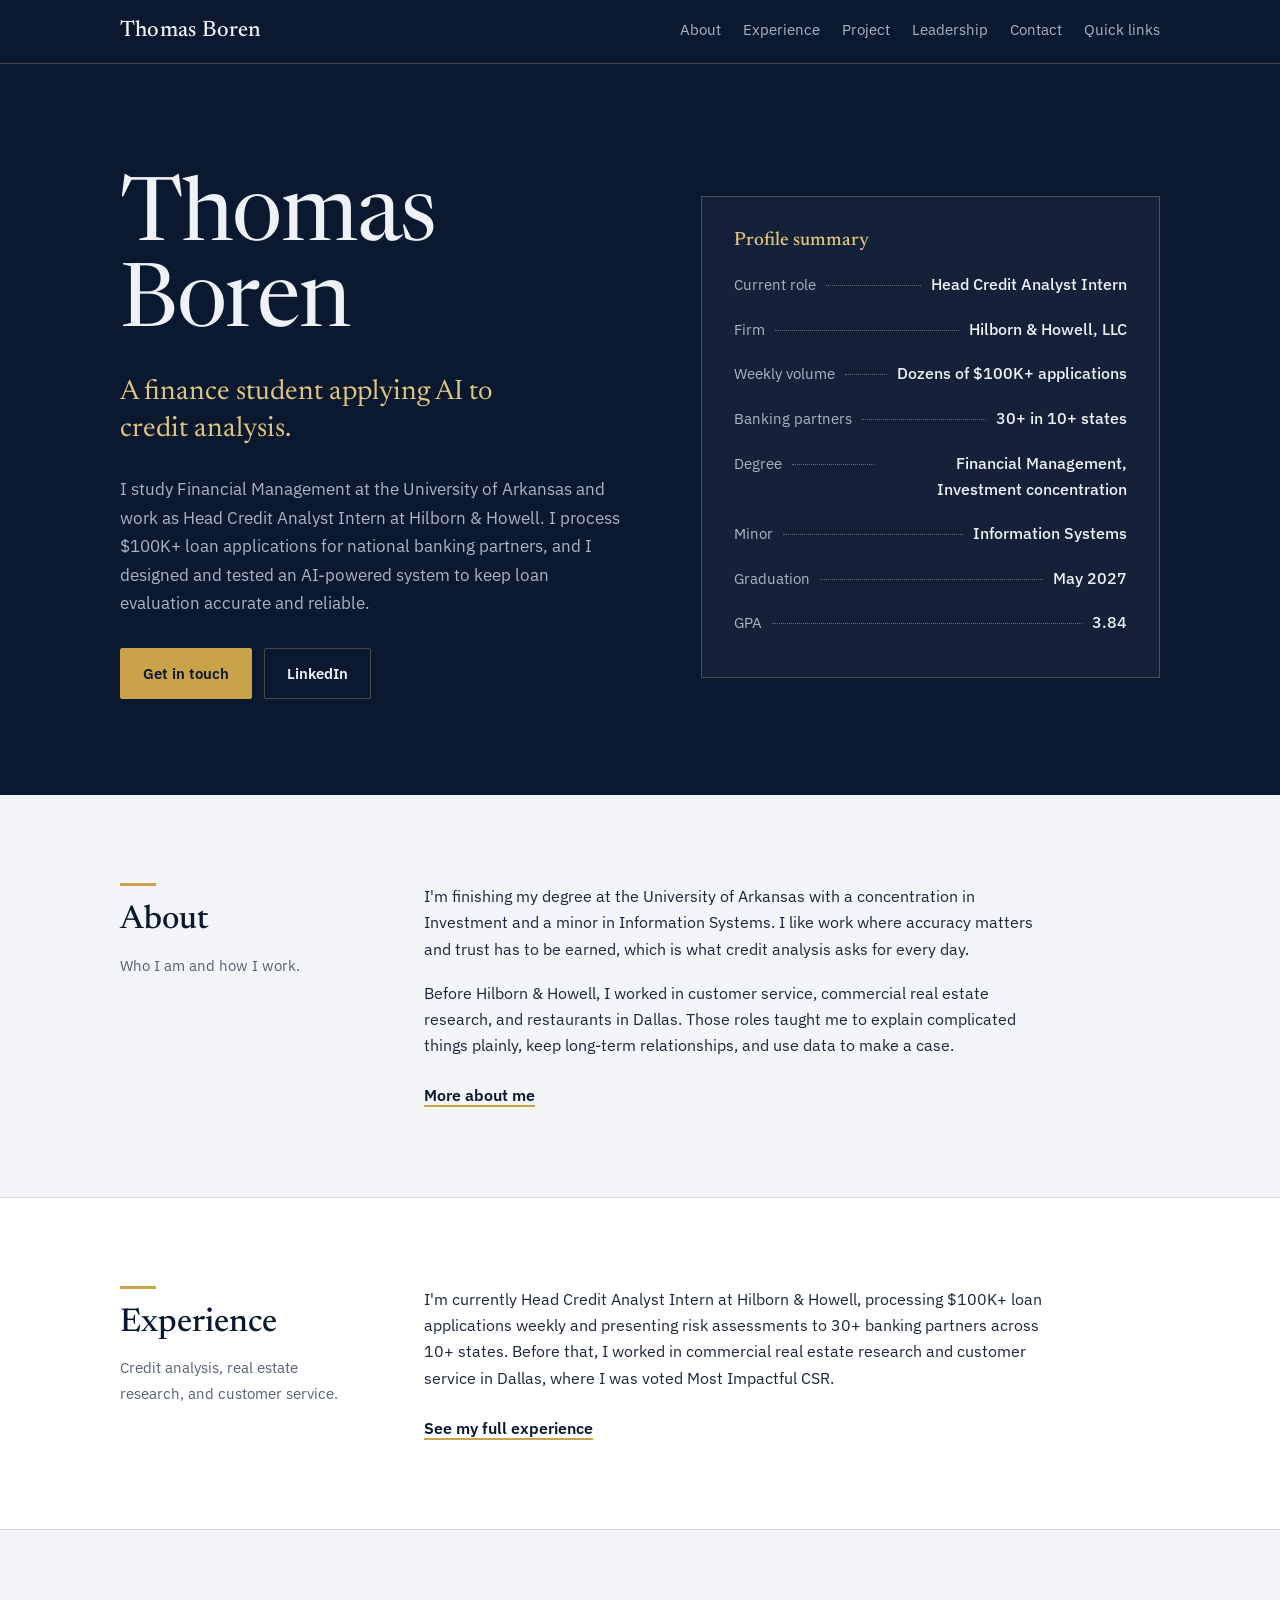
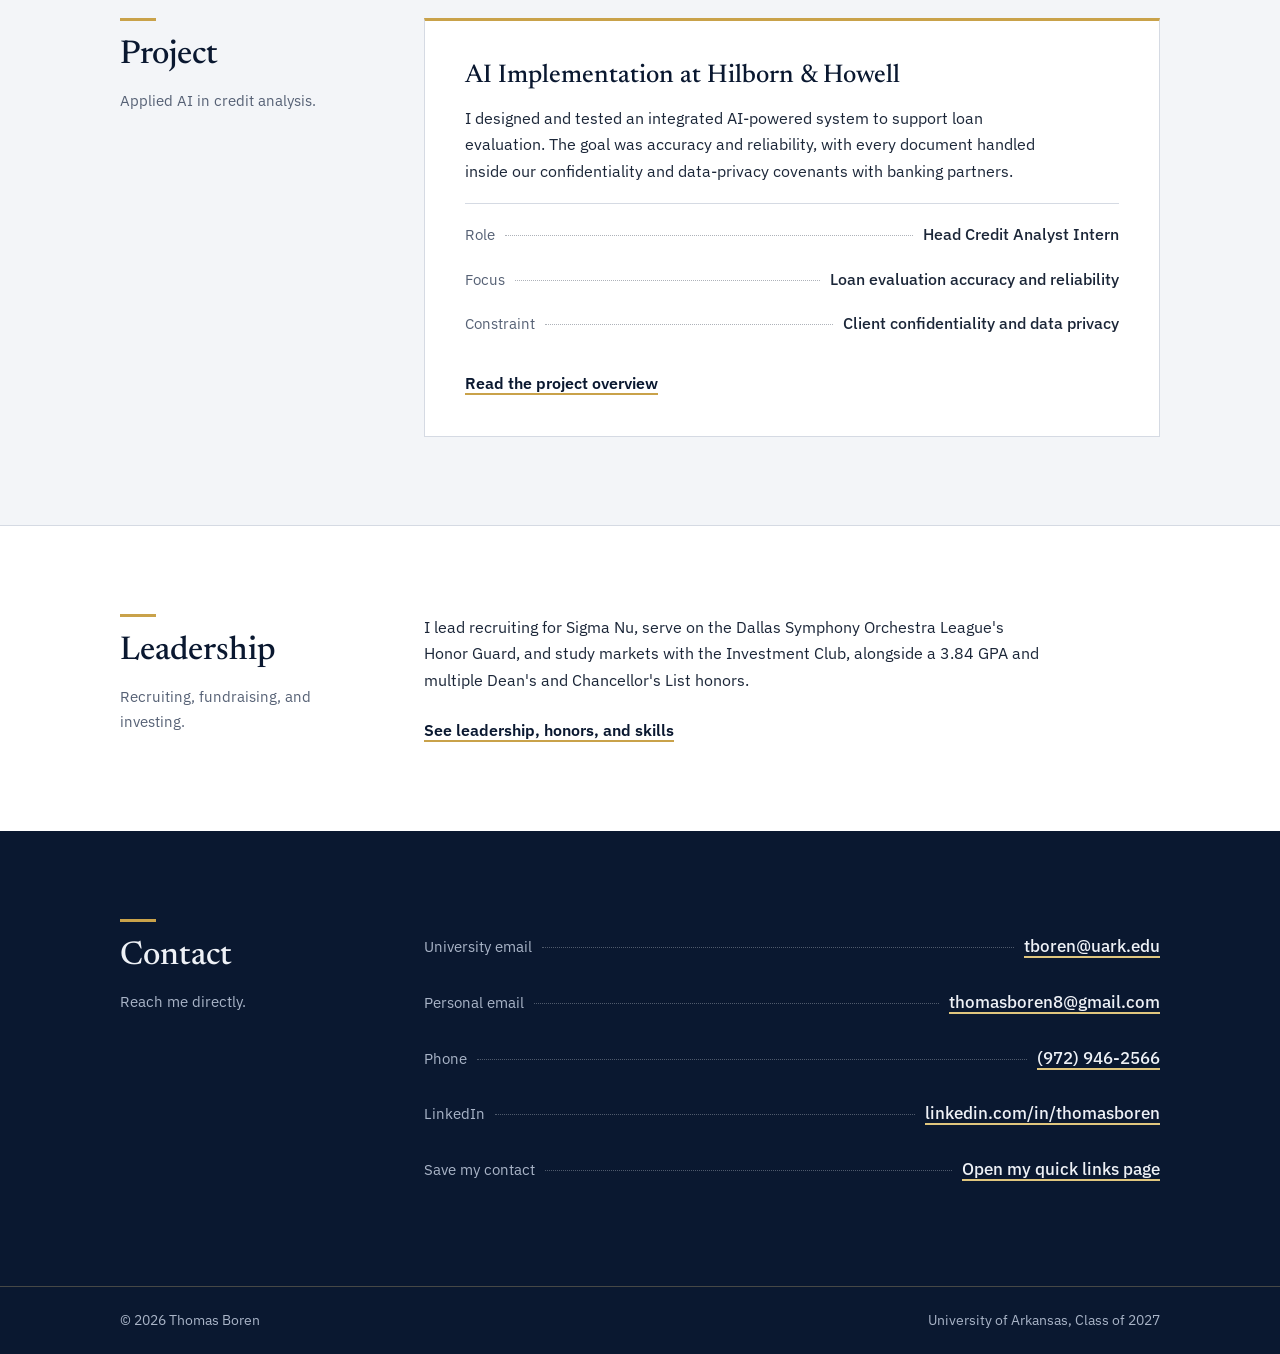
<file: index.html>
<!DOCTYPE html>
<html lang="en">
<head>
  <meta charset="utf-8">
  <meta name="viewport" content="width=device-width, initial-scale=1">
  <title>Thomas Boren | Finance and Credit Analysis | University of Arkansas</title>
  <meta name="description" content="Thomas Boren is a University of Arkansas finance student and Head Credit Analyst Intern at Hilborn &amp; Howell, applying AI to credit analysis.">
  <meta name="author" content="Thomas Boren">
  <meta property="og:type" content="website">
  <meta property="og:title" content="Thomas Boren | Finance and Credit Analysis">
  <meta property="og:description" content="Finance student and Head Credit Analyst Intern applying AI to credit analysis.">
  <meta property="og:image" content="https://thomasboren.com/assets/og.png">
  <meta property="og:url" content="https://thomasboren.com/">
  <link rel="icon" type="image/svg+xml" href="assets/favicon.svg">
  <link rel="preconnect" href="https://fonts.googleapis.com">
  <link rel="preconnect" href="https://fonts.gstatic.com" crossorigin>
  <link href="https://fonts.googleapis.com/css2?family=IBM+Plex+Sans:wght@400;500;600&family=Newsreader:ital,opsz,wght@0,6..72,400;0,6..72,500;1,6..72,400&display=swap" rel="stylesheet">
  <link rel="stylesheet" href="css/style.css">
  <script type="application/ld+json">
  {
    "@context": "https://schema.org",
    "@type": "Person",
    "name": "Thomas Boren",
    "jobTitle": "Head Credit Analyst Intern",
    "worksFor": { "@type": "Organization", "name": "Hilborn & Howell, LLC" },
    "alumniOf": { "@type": "CollegeOrUniversity", "name": "University of Arkansas" },
    "email": "mailto:tboren@uark.edu",
    "sameAs": ["https://www.linkedin.com/in/thomasboren"]
  }
  </script>
</head>
<body>
  <a class="skip" href="#main">Skip to content</a>

  <header class="site-header">
    <div class="wrap">
      <a class="brand" href="index.html">Thomas Boren</a>
      <nav class="nav" aria-label="Primary">
        <a href="about.html">About</a>
        <a href="experience.html">Experience</a>
        <a href="projects/ai-implementation.html">Project</a>
        <a href="leadership.html">Leadership</a>
        <a href="contact.html">Contact</a>
        <a href="links.html">Quick links</a>
      </nav>
    </div>
  </header>

  <main id="main">
    <section class="hero">
      <div class="wrap">
        <div>
          <h1>Thomas Boren</h1>
          <p class="tagline">A finance student applying AI to credit analysis.</p>
          <p class="lede">I study Financial Management at the University of Arkansas and work as Head Credit Analyst Intern at Hilborn &amp; Howell. I process $100K+ loan applications for national banking partners, and I designed and tested an AI-powered system to keep loan evaluation accurate and reliable.</p>
          <div class="actions">
            <a class="btn" href="contact.html">Get in touch</a>
            <a class="btn ghost" href="https://www.linkedin.com/in/thomasboren" rel="noopener">LinkedIn</a>
          </div>
        </div>

        <aside class="sheet" aria-labelledby="sheet-title">
          <h2 id="sheet-title">Profile summary</h2>
          <ul class="rows">
            <li class="row"><span class="k">Current role</span><span class="lead"></span><span class="v">Head Credit Analyst Intern</span></li>
            <li class="row"><span class="k">Firm</span><span class="lead"></span><span class="v">Hilborn &amp; Howell, LLC</span></li>
            <li class="row"><span class="k">Weekly volume</span><span class="lead"></span><span class="v">Dozens of $100K+ applications</span></li>
            <li class="row"><span class="k">Banking partners</span><span class="lead"></span><span class="v">30+ in 10+ states</span></li>
            <li class="row"><span class="k">Degree</span><span class="lead"></span><span class="v">Financial Management, Investment concentration</span></li>
            <li class="row"><span class="k">Minor</span><span class="lead"></span><span class="v">Information Systems</span></li>
            <li class="row"><span class="k">Graduation</span><span class="lead"></span><span class="v">May 2027</span></li>
            <li class="row"><span class="k">GPA</span><span class="lead"></span><span class="v">3.84</span></li>
          </ul>
        </aside>
      </div>
    </section>

    <section class="section" id="about">
      <div class="wrap split">
        <header>
          <h2>About</h2>
          <p>Who I am and how I work.</p>
        </header>
        <div class="prose">
          <p>I'm finishing my degree at the University of Arkansas with a concentration in Investment and a minor in Information Systems. I like work where accuracy matters and trust has to be earned, which is what credit analysis asks for every day.</p>
          <p>Before Hilborn &amp; Howell, I worked in customer service, commercial real estate research, and restaurants in Dallas. Those roles taught me to explain complicated things plainly, keep long-term relationships, and use data to make a case.</p>
          <a class="more" href="about.html">More about me</a>
        </div>
      </div>
    </section>

    <section class="section white" id="experience">
      <div class="wrap split">
        <header>
          <h2>Experience</h2>
          <p>Credit analysis, real estate research, and customer service.</p>
        </header>
        <div class="prose">
          <p>I'm currently Head Credit Analyst Intern at Hilborn &amp; Howell, processing $100K+ loan applications weekly and presenting risk assessments to 30+ banking partners across 10+ states. Before that, I worked in commercial real estate research and customer service in Dallas, where I was voted Most Impactful CSR.</p>
          <a class="more" href="experience.html">See my full experience</a>
        </div>
      </div>
    </section>

    <section class="section" id="project">
      <div class="wrap split">
        <header>
          <h2>Project</h2>
          <p>Applied AI in credit analysis.</p>
        </header>
        <div>
          <article class="project">
            <h3>AI Implementation at Hilborn &amp; Howell</h3>
            <p>I designed and tested an integrated AI-powered system to support loan evaluation. The goal was accuracy and reliability, with every document handled inside our confidentiality and data-privacy covenants with banking partners.</p>
            <ul class="rows">
              <li class="row"><span class="k">Role</span><span class="lead"></span><span class="v">Head Credit Analyst Intern</span></li>
              <li class="row"><span class="k">Focus</span><span class="lead"></span><span class="v">Loan evaluation accuracy and reliability</span></li>
              <li class="row"><span class="k">Constraint</span><span class="lead"></span><span class="v">Client confidentiality and data privacy</span></li>
            </ul>
            <a class="more" href="projects/ai-implementation.html">Read the project overview</a>
          </article>
          <!-- Add future projects here as more <article class="project"> blocks. -->
        </div>
      </div>
    </section>

    <section class="section white" id="leadership">
      <div class="wrap split">
        <header>
          <h2>Leadership</h2>
          <p>Recruiting, fundraising, and investing.</p>
        </header>
        <div class="prose">
          <p>I lead recruiting for Sigma Nu, serve on the Dallas Symphony Orchestra League's Honor Guard, and study markets with the Investment Club, alongside a 3.84 GPA and multiple Dean's and Chancellor's List honors.</p>
          <a class="more" href="leadership.html">See leadership, honors, and skills</a>
        </div>
      </div>
    </section>

    <section class="contact" id="contact">
      <div class="wrap split">
        <header>
          <h2>Contact</h2>
          <p>Reach me directly.</p>
        </header>
        <ul class="rows">
          <li class="row"><span class="k">University email</span><span class="lead"></span><span class="v"><a href="mailto:tboren@uark.edu">tboren@uark.edu</a></span></li>
          <li class="row"><span class="k">Personal email</span><span class="lead"></span><span class="v"><a href="mailto:thomasboren8@gmail.com">thomasboren8@gmail.com</a></span></li>
          <li class="row"><span class="k">Phone</span><span class="lead"></span><span class="v"><a href="tel:+19729462566">(972) 946-2566</a></span></li>
          <li class="row"><span class="k">LinkedIn</span><span class="lead"></span><span class="v"><a href="https://www.linkedin.com/in/thomasboren" rel="noopener">linkedin.com/in/thomasboren</a></span></li>
          <li class="row"><span class="k">Save my contact</span><span class="lead"></span><span class="v"><a href="links.html">Open my quick links page</a></span></li>
        </ul>
      </div>
    </section>
  </main>

  <footer class="site-footer">
    <div class="wrap">
      <span>&copy; 2026 Thomas Boren</span>
      <span>University of Arkansas, Class of 2027</span>
    </div>
  </footer>
</body>
</html>
</file>
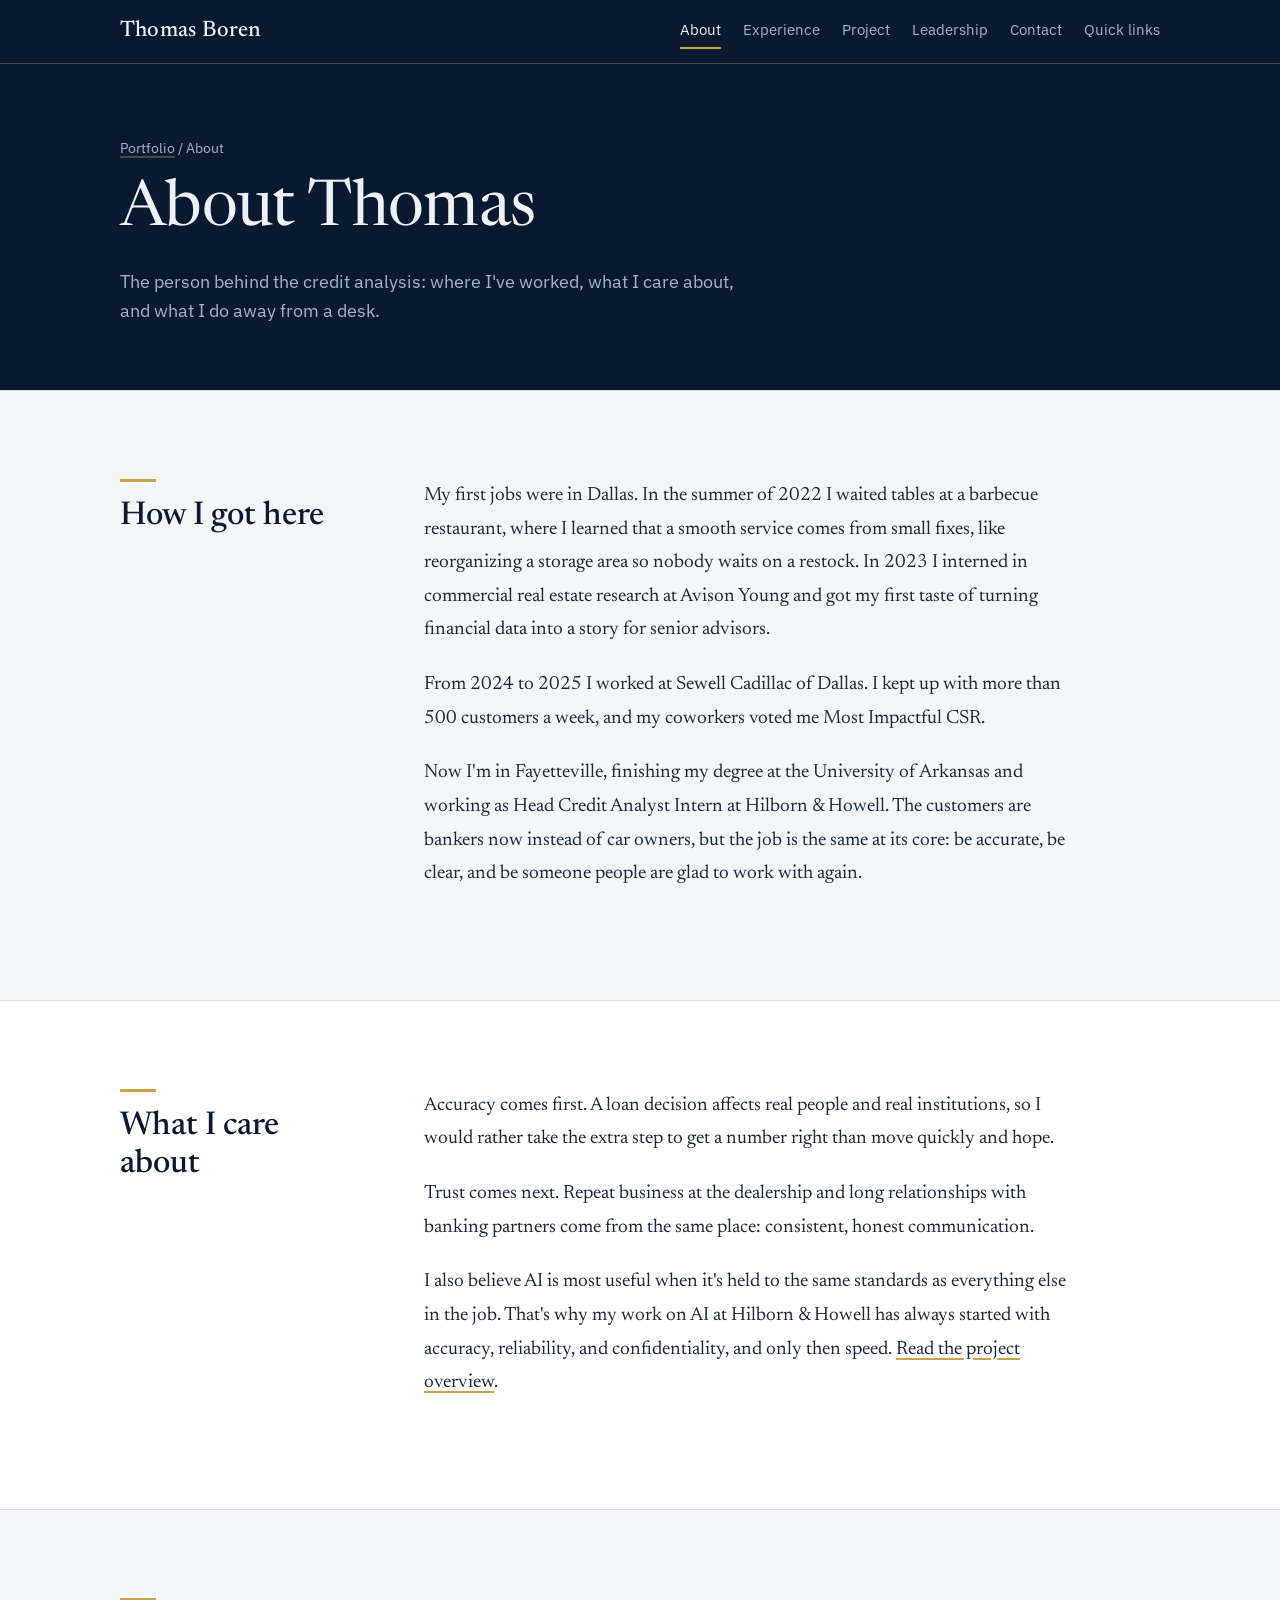
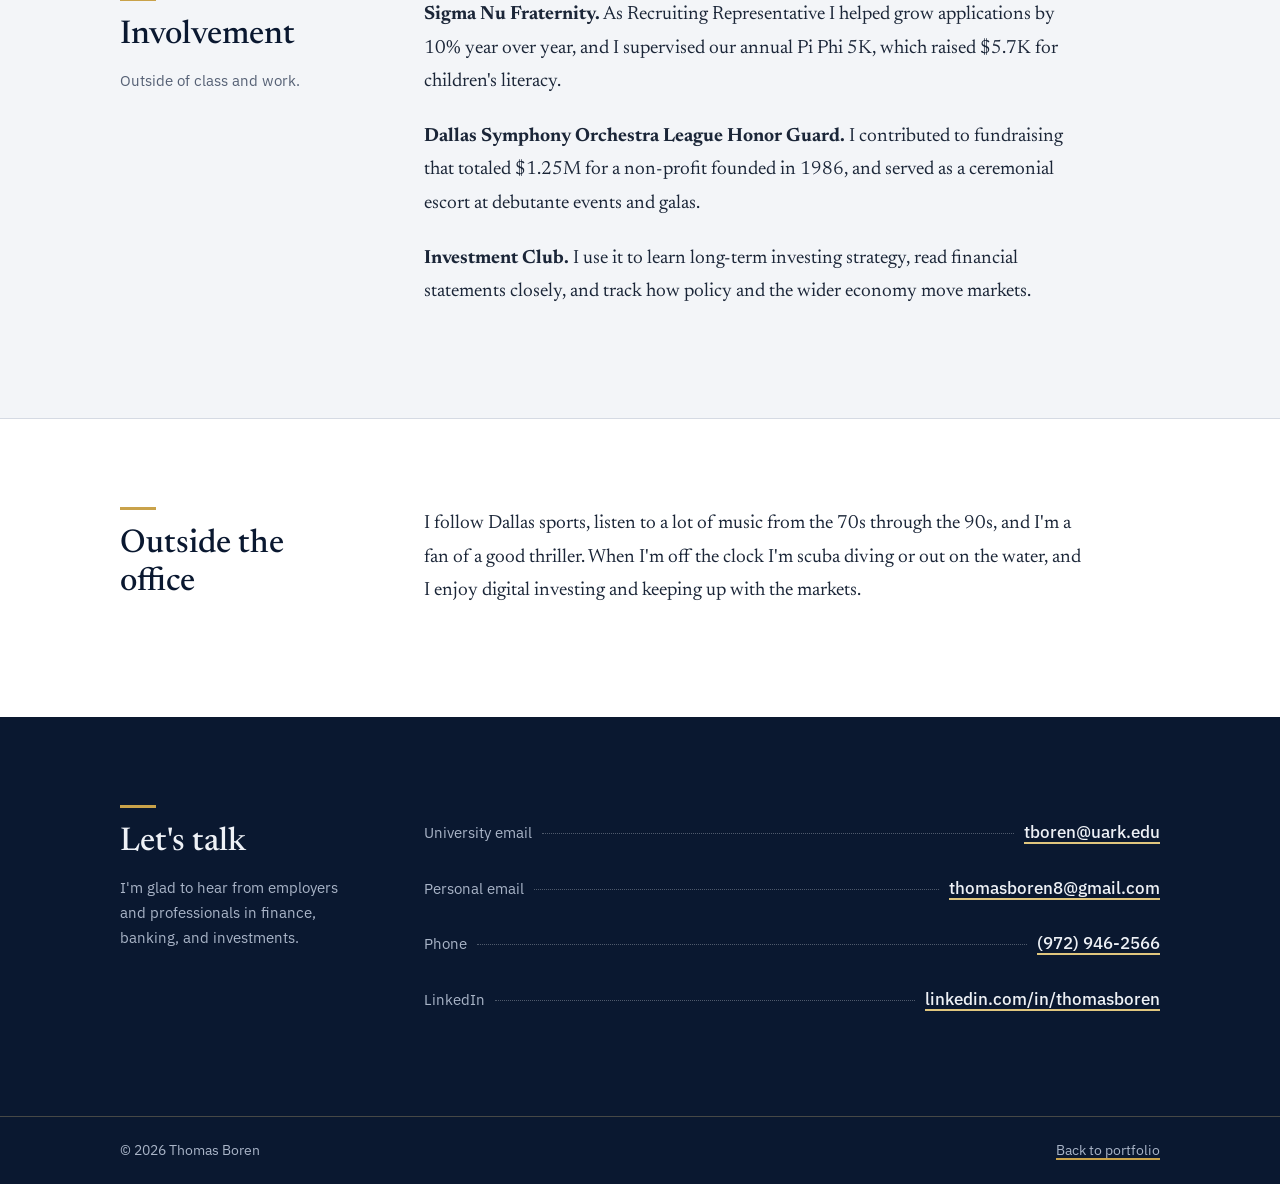
<file: about.html>
<!DOCTYPE html>
<html lang="en">
<head>
  <meta charset="utf-8">
  <meta name="viewport" content="width=device-width, initial-scale=1">
  <title>About Thomas Boren | University of Arkansas Finance Student</title>
  <meta name="description" content="About Thomas Boren: a University of Arkansas finance student and Head Credit Analyst Intern. Background, values, involvement, and interests.">
  <meta name="author" content="Thomas Boren">
  <meta property="og:type" content="profile">
  <meta property="og:title" content="About Thomas Boren">
  <meta property="og:description" content="Background, values, involvement, and interests of Thomas Boren, a finance student applying AI to credit analysis.">
  <meta property="og:image" content="https://thomasboren.com/assets/og.png">
  <meta property="og:url" content="https://thomasboren.com/about.html">
  <link rel="icon" type="image/svg+xml" href="assets/favicon.svg">
  <link rel="preconnect" href="https://fonts.googleapis.com">
  <link rel="preconnect" href="https://fonts.gstatic.com" crossorigin>
  <link href="https://fonts.googleapis.com/css2?family=IBM+Plex+Sans:wght@400;500;600&family=Newsreader:ital,opsz,wght@0,6..72,400;0,6..72,500;1,6..72,400&display=swap" rel="stylesheet">
  <link rel="stylesheet" href="css/style.css">
</head>
<body>
  <a class="skip" href="#main">Skip to content</a>

  <header class="site-header">
    <div class="wrap">
      <a class="brand" href="index.html">Thomas Boren</a>
      <nav class="nav" aria-label="Primary">
        <a href="about.html" aria-current="page">About</a>
        <a href="experience.html">Experience</a>
        <a href="projects/ai-implementation.html">Project</a>
        <a href="leadership.html">Leadership</a>
        <a href="contact.html">Contact</a>
        <a href="links.html">Quick links</a>
      </nav>
    </div>
  </header>

  <main id="main">
    <section class="page-hero">
      <div class="wrap">
        <p class="crumb"><a href="index.html">Portfolio</a> / About</p>
        <h1>About Thomas</h1>
        <p class="intro">The person behind the credit analysis: where I've worked, what I care about, and what I do away from a desk.</p>
      </div>
    </section>

    <section class="section" id="story">
      <div class="wrap split">
        <header>
          <h2>How I got here</h2>
        </header>
        <div class="prose serif">
          <p>My first jobs were in Dallas. In the summer of 2022 I waited tables at a barbecue restaurant, where I learned that a smooth service comes from small fixes, like reorganizing a storage area so nobody waits on a restock. In 2023 I interned in commercial real estate research at Avison Young and got my first taste of turning financial data into a story for senior advisors.</p>
          <p>From 2024 to 2025 I worked at Sewell Cadillac of Dallas. I kept up with more than 500 customers a week, and my coworkers voted me Most Impactful CSR.</p>
          <p>Now I'm in Fayetteville, finishing my degree at the University of Arkansas and working as Head Credit Analyst Intern at Hilborn &amp; Howell. The customers are bankers now instead of car owners, but the job is the same at its core: be accurate, be clear, and be someone people are glad to work with again.</p>
        </div>
      </div>
    </section>

    <section class="section white" id="values">
      <div class="wrap split">
        <header>
          <h2>What I care about</h2>
        </header>
        <div class="prose serif">
          <p>Accuracy comes first. A loan decision affects real people and real institutions, so I would rather take the extra step to get a number right than move quickly and hope.</p>
          <p>Trust comes next. Repeat business at the dealership and long relationships with banking partners come from the same place: consistent, honest communication.</p>
          <p>I also believe AI is most useful when it's held to the same standards as everything else in the job. That's why my work on AI at Hilborn &amp; Howell has always started with accuracy, reliability, and confidentiality, and only then speed. <a href="projects/ai-implementation.html">Read the project overview</a>.</p>
        </div>
      </div>
    </section>

    <section class="section" id="involvement">
      <div class="wrap split">
        <header>
          <h2>Involvement</h2>
          <p>Outside of class and work.</p>
        </header>
        <div class="prose serif">
          <p><strong>Sigma Nu Fraternity.</strong> As Recruiting Representative I helped grow applications by 10% year over year, and I supervised our annual Pi Phi 5K, which raised $5.7K for children's literacy.</p>
          <p><strong>Dallas Symphony Orchestra League Honor Guard.</strong> I contributed to fundraising that totaled $1.25M for a non-profit founded in 1986, and served as a ceremonial escort at debutante events and galas.</p>
          <p><strong>Investment Club.</strong> I use it to learn long-term investing strategy, read financial statements closely, and track how policy and the wider economy move markets.</p>
        </div>
      </div>
    </section>

    <section class="section white" id="outside">
      <div class="wrap split">
        <header>
          <h2>Outside the office</h2>
        </header>
        <div class="prose serif">
          <p>I follow Dallas sports, listen to a lot of music from the 70s through the 90s, and I'm a fan of a good thriller. When I'm off the clock I'm scuba diving or out on the water, and I enjoy digital investing and keeping up with the markets.</p>
        </div>
      </div>
    </section>

    <section class="contact" id="contact">
      <div class="wrap split">
        <header>
          <h2>Let's talk</h2>
          <p>I'm glad to hear from employers and professionals in finance, banking, and investments.</p>
        </header>
        <ul class="rows">
          <li class="row"><span class="k">University email</span><span class="lead"></span><span class="v"><a href="mailto:tboren@uark.edu">tboren@uark.edu</a></span></li>
          <li class="row"><span class="k">Personal email</span><span class="lead"></span><span class="v"><a href="mailto:thomasboren8@gmail.com">thomasboren8@gmail.com</a></span></li>
          <li class="row"><span class="k">Phone</span><span class="lead"></span><span class="v"><a href="tel:+19729462566">(972) 946-2566</a></span></li>
          <li class="row"><span class="k">LinkedIn</span><span class="lead"></span><span class="v"><a href="https://www.linkedin.com/in/thomasboren" rel="noopener">linkedin.com/in/thomasboren</a></span></li>
        </ul>
      </div>
    </section>
  </main>

  <footer class="site-footer">
    <div class="wrap">
      <span>&copy; 2026 Thomas Boren</span>
      <span><a href="index.html">Back to portfolio</a></span>
    </div>
  </footer>
</body>
</html>
</file>
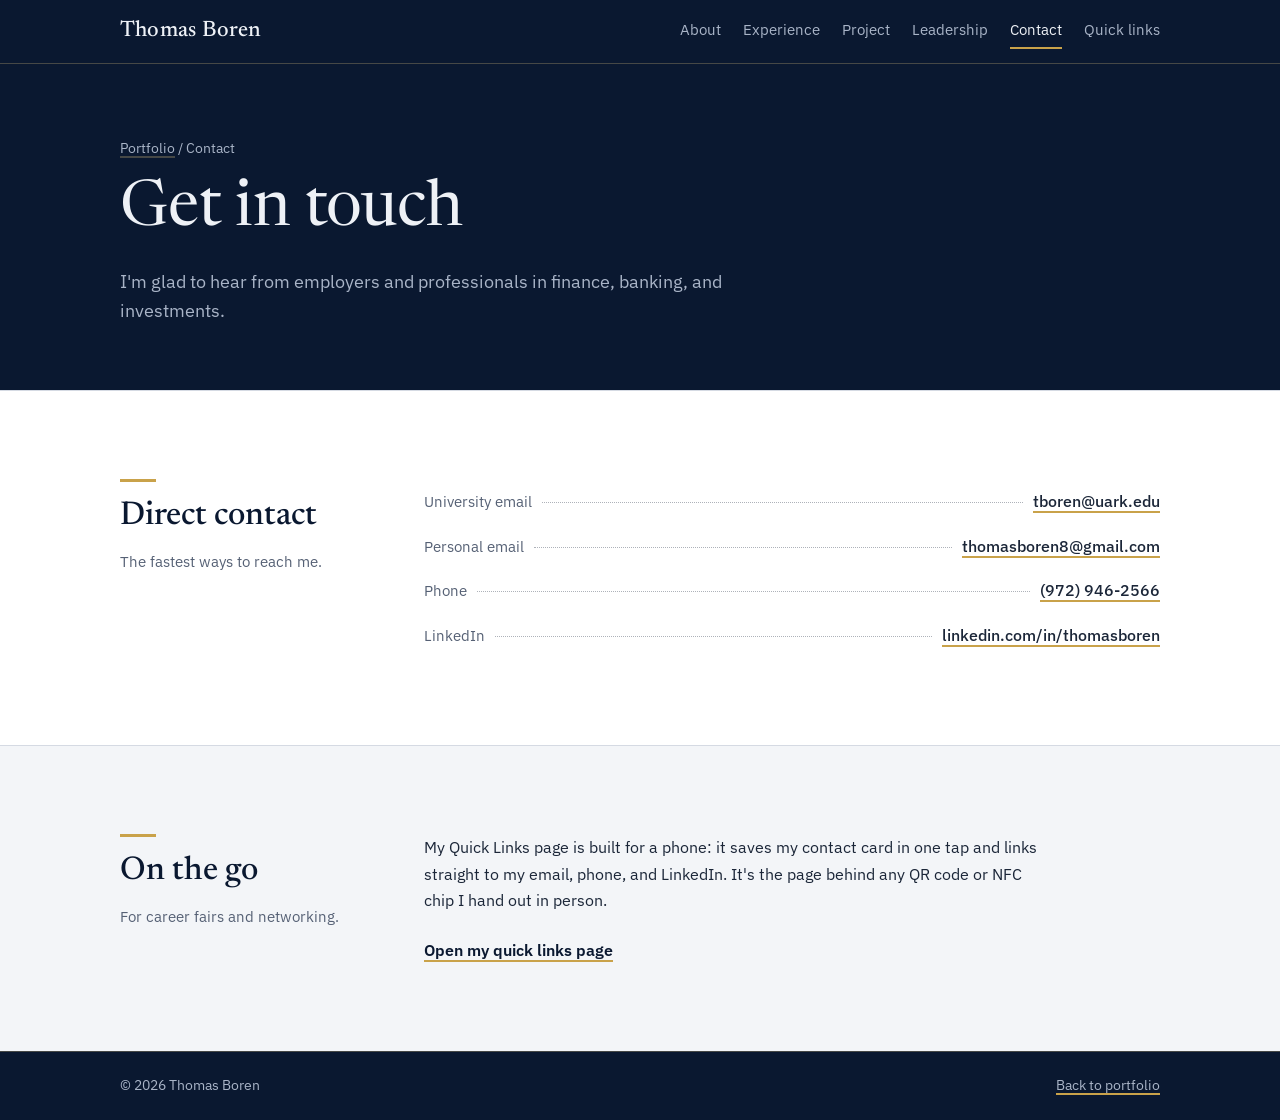
<file: contact.html>
<!DOCTYPE html>
<html lang="en">
<head>
  <meta charset="utf-8">
  <meta name="viewport" content="width=device-width, initial-scale=1">
  <title>Contact | Thomas Boren</title>
  <meta name="description" content="Contact Thomas Boren, University of Arkansas finance student and Head Credit Analyst Intern at Hilborn &amp; Howell.">
  <meta name="author" content="Thomas Boren">
  <meta property="og:type" content="website">
  <meta property="og:title" content="Contact | Thomas Boren">
  <meta property="og:description" content="Email, phone, and LinkedIn for Thomas Boren.">
  <meta property="og:image" content="https://thomasboren.com/assets/og.png">
  <meta property="og:url" content="https://thomasboren.com/contact.html">
  <link rel="icon" type="image/svg+xml" href="assets/favicon.svg">
  <link rel="preconnect" href="https://fonts.googleapis.com">
  <link rel="preconnect" href="https://fonts.gstatic.com" crossorigin>
  <link href="https://fonts.googleapis.com/css2?family=IBM+Plex+Sans:wght@400;500;600&family=Newsreader:ital,opsz,wght@0,6..72,400;0,6..72,500;1,6..72,400&display=swap" rel="stylesheet">
  <link rel="stylesheet" href="css/style.css">
</head>
<body>
  <a class="skip" href="#main">Skip to content</a>

  <header class="site-header">
    <div class="wrap">
      <a class="brand" href="index.html">Thomas Boren</a>
      <nav class="nav" aria-label="Primary">
        <a href="about.html">About</a>
        <a href="experience.html">Experience</a>
        <a href="projects/ai-implementation.html">Project</a>
        <a href="leadership.html">Leadership</a>
        <a href="contact.html" aria-current="page">Contact</a>
        <a href="links.html">Quick links</a>
      </nav>
    </div>
  </header>

  <main id="main">
    <section class="page-hero">
      <div class="wrap">
        <p class="crumb"><a href="index.html">Portfolio</a> / Contact</p>
        <h1>Get in touch</h1>
        <p class="intro">I'm glad to hear from employers and professionals in finance, banking, and investments.</p>
      </div>
    </section>

    <section class="section white" id="contact-details">
      <div class="wrap split">
        <header>
          <h2>Direct contact</h2>
          <p>The fastest ways to reach me.</p>
        </header>
        <ul class="rows">
          <li class="row"><span class="k">University email</span><span class="lead"></span><span class="v"><a href="mailto:tboren@uark.edu">tboren@uark.edu</a></span></li>
          <li class="row"><span class="k">Personal email</span><span class="lead"></span><span class="v"><a href="mailto:thomasboren8@gmail.com">thomasboren8@gmail.com</a></span></li>
          <li class="row"><span class="k">Phone</span><span class="lead"></span><span class="v"><a href="tel:+19729462566">(972) 946-2566</a></span></li>
          <li class="row"><span class="k">LinkedIn</span><span class="lead"></span><span class="v"><a href="https://www.linkedin.com/in/thomasboren" rel="noopener">linkedin.com/in/thomasboren</a></span></li>
        </ul>
      </div>
    </section>

    <section class="section" id="on-the-go">
      <div class="wrap split">
        <header>
          <h2>On the go</h2>
          <p>For career fairs and networking.</p>
        </header>
        <div class="prose">
          <p>My Quick Links page is built for a phone: it saves my contact card in one tap and links straight to my email, phone, and LinkedIn. It's the page behind any QR code or NFC chip I hand out in person.</p>
          <a class="more" href="links.html">Open my quick links page</a>
        </div>
      </div>
    </section>
  </main>

  <footer class="site-footer">
    <div class="wrap">
      <span>&copy; 2026 Thomas Boren</span>
      <span><a href="index.html">Back to portfolio</a></span>
    </div>
  </footer>
</body>
</html>
</file>
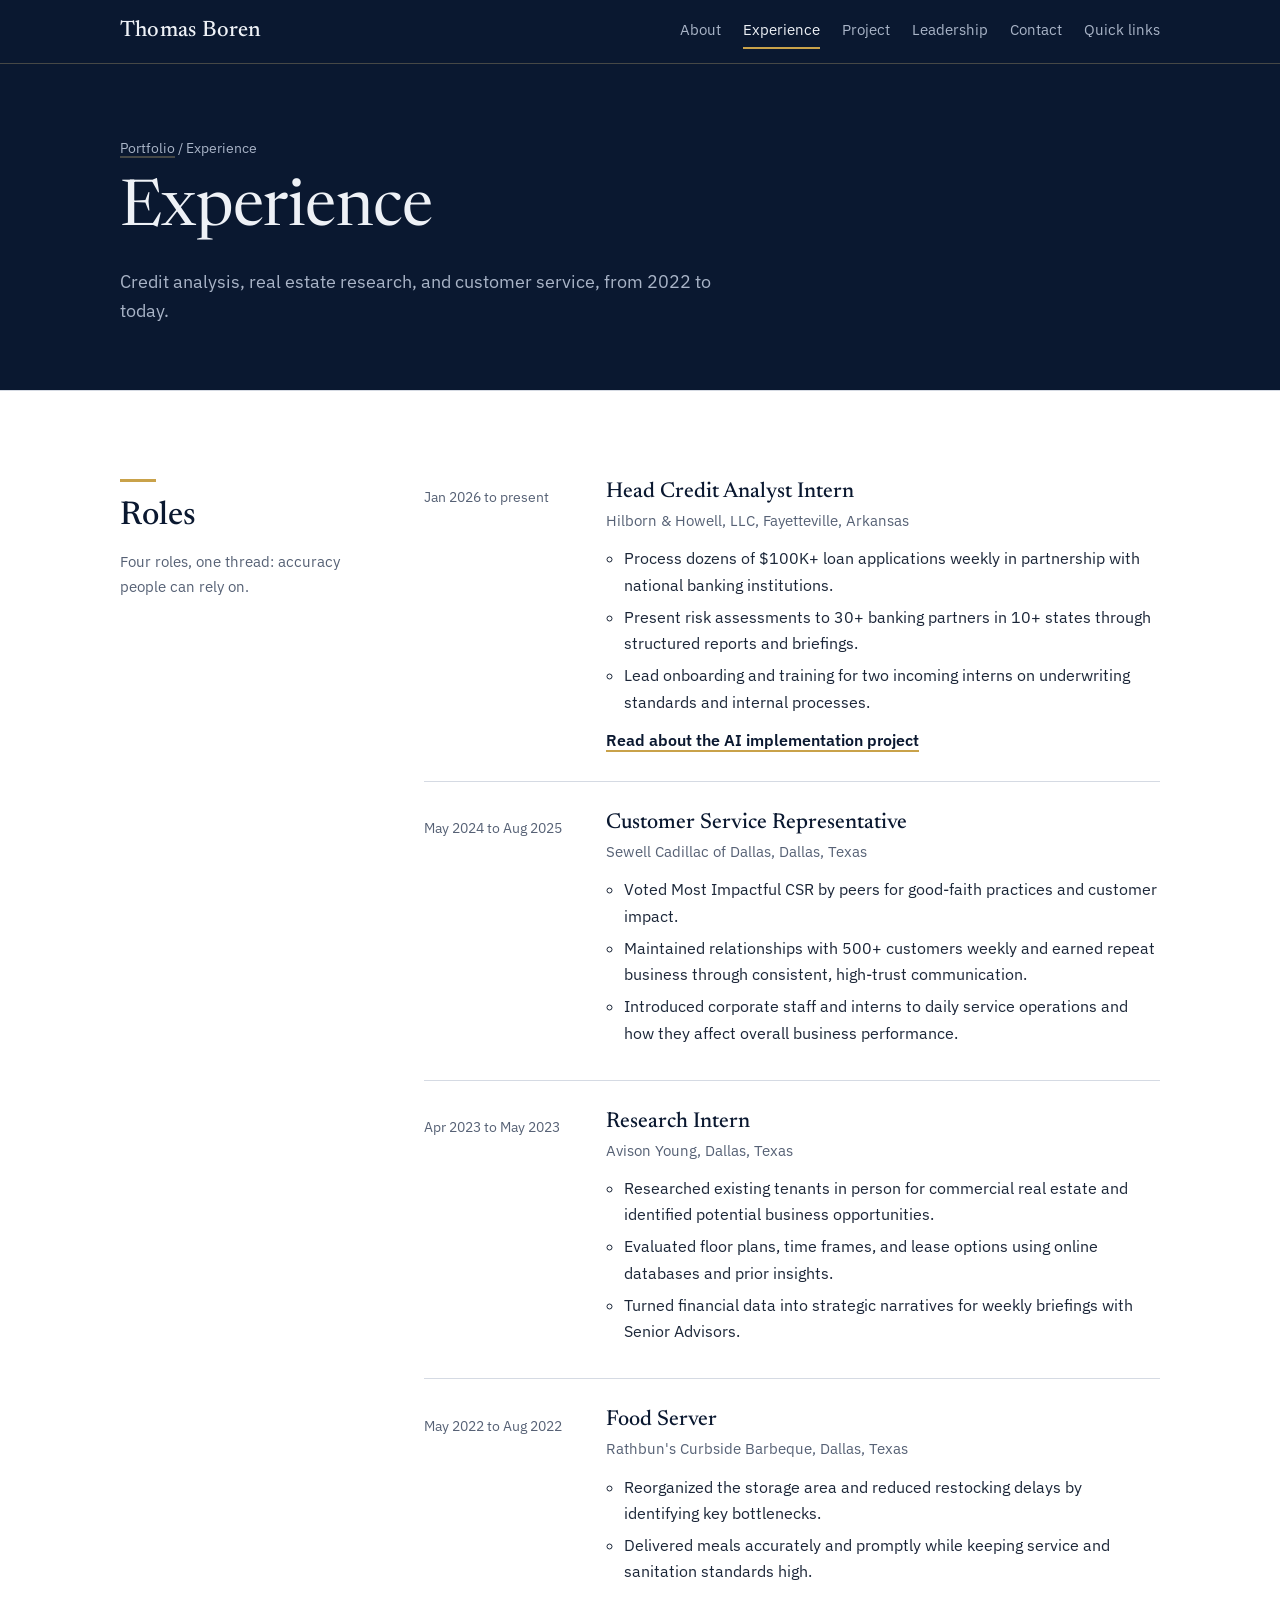
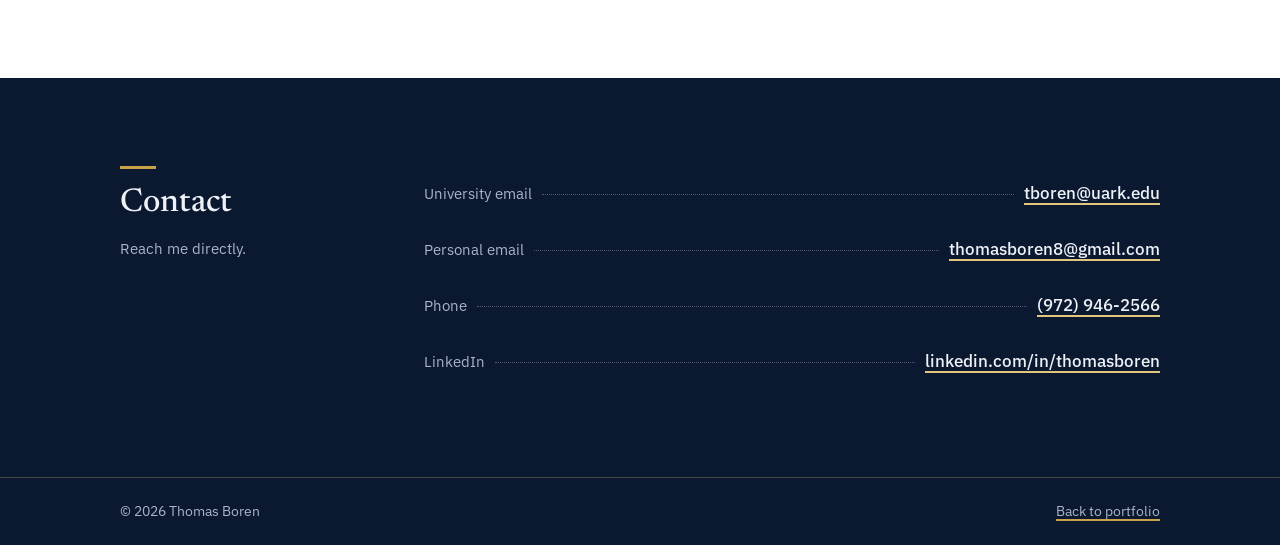
<file: experience.html>
<!DOCTYPE html>
<html lang="en">
<head>
  <meta charset="utf-8">
  <meta name="viewport" content="width=device-width, initial-scale=1">
  <title>Experience | Thomas Boren</title>
  <meta name="description" content="Thomas Boren's work experience: Head Credit Analyst Intern at Hilborn &amp; Howell, plus roles in customer service and commercial real estate research.">
  <meta name="author" content="Thomas Boren">
  <meta property="og:type" content="website">
  <meta property="og:title" content="Experience | Thomas Boren">
  <meta property="og:description" content="Credit analysis, real estate research, and customer service.">
  <meta property="og:image" content="https://thomasboren.com/assets/og.png">
  <meta property="og:url" content="https://thomasboren.com/experience.html">
  <link rel="icon" type="image/svg+xml" href="assets/favicon.svg">
  <link rel="preconnect" href="https://fonts.googleapis.com">
  <link rel="preconnect" href="https://fonts.gstatic.com" crossorigin>
  <link href="https://fonts.googleapis.com/css2?family=IBM+Plex+Sans:wght@400;500;600&family=Newsreader:ital,opsz,wght@0,6..72,400;0,6..72,500;1,6..72,400&display=swap" rel="stylesheet">
  <link rel="stylesheet" href="css/style.css">
</head>
<body>
  <a class="skip" href="#main">Skip to content</a>

  <header class="site-header">
    <div class="wrap">
      <a class="brand" href="index.html">Thomas Boren</a>
      <nav class="nav" aria-label="Primary">
        <a href="about.html">About</a>
        <a href="experience.html" aria-current="page">Experience</a>
        <a href="projects/ai-implementation.html">Project</a>
        <a href="leadership.html">Leadership</a>
        <a href="contact.html">Contact</a>
        <a href="links.html">Quick links</a>
      </nav>
    </div>
  </header>

  <main id="main">
    <section class="page-hero">
      <div class="wrap">
        <p class="crumb"><a href="index.html">Portfolio</a> / Experience</p>
        <h1>Experience</h1>
        <p class="intro">Credit analysis, real estate research, and customer service, from 2022 to today.</p>
      </div>
    </section>

    <section class="section white" id="roles">
      <div class="wrap split">
        <header>
          <h2>Roles</h2>
          <p>Four roles, one thread: accuracy people can rely on.</p>
        </header>
        <ol class="ledger">
          <li class="entry">
            <div class="when">Jan 2026 to present</div>
            <div>
              <h3>Head Credit Analyst Intern</h3>
              <p class="org">Hilborn &amp; Howell, LLC, Fayetteville, Arkansas</p>
              <ul>
                <li>Process dozens of $100K+ loan applications weekly in partnership with national banking institutions.</li>
                <li>Present risk assessments to 30+ banking partners in 10+ states through structured reports and briefings.</li>
                <li>Lead onboarding and training for two incoming interns on underwriting standards and internal processes.</li>
              </ul>
              <a class="more" href="projects/ai-implementation.html">Read about the AI implementation project</a>
            </div>
          </li>
          <li class="entry">
            <div class="when">May 2024 to Aug 2025</div>
            <div>
              <h3>Customer Service Representative</h3>
              <p class="org">Sewell Cadillac of Dallas, Dallas, Texas</p>
              <ul>
                <li>Voted Most Impactful CSR by peers for good-faith practices and customer impact.</li>
                <li>Maintained relationships with 500+ customers weekly and earned repeat business through consistent, high-trust communication.</li>
                <li>Introduced corporate staff and interns to daily service operations and how they affect overall business performance.</li>
              </ul>
            </div>
          </li>
          <li class="entry">
            <div class="when">Apr 2023 to May 2023</div>
            <div>
              <h3>Research Intern</h3>
              <p class="org">Avison Young, Dallas, Texas</p>
              <ul>
                <li>Researched existing tenants in person for commercial real estate and identified potential business opportunities.</li>
                <li>Evaluated floor plans, time frames, and lease options using online databases and prior insights.</li>
                <li>Turned financial data into strategic narratives for weekly briefings with Senior Advisors.</li>
              </ul>
            </div>
          </li>
          <li class="entry">
            <div class="when">May 2022 to Aug 2022</div>
            <div>
              <h3>Food Server</h3>
              <p class="org">Rathbun's Curbside Barbeque, Dallas, Texas</p>
              <ul>
                <li>Reorganized the storage area and reduced restocking delays by identifying key bottlenecks.</li>
                <li>Delivered meals accurately and promptly while keeping service and sanitation standards high.</li>
              </ul>
            </div>
          </li>
        </ol>
      </div>
    </section>

    <section class="contact" id="contact">
      <div class="wrap split">
        <header>
          <h2>Contact</h2>
          <p>Reach me directly.</p>
        </header>
        <ul class="rows">
          <li class="row"><span class="k">University email</span><span class="lead"></span><span class="v"><a href="mailto:tboren@uark.edu">tboren@uark.edu</a></span></li>
          <li class="row"><span class="k">Personal email</span><span class="lead"></span><span class="v"><a href="mailto:thomasboren8@gmail.com">thomasboren8@gmail.com</a></span></li>
          <li class="row"><span class="k">Phone</span><span class="lead"></span><span class="v"><a href="tel:+19729462566">(972) 946-2566</a></span></li>
          <li class="row"><span class="k">LinkedIn</span><span class="lead"></span><span class="v"><a href="https://www.linkedin.com/in/thomasboren" rel="noopener">linkedin.com/in/thomasboren</a></span></li>
        </ul>
      </div>
    </section>
  </main>

  <footer class="site-footer">
    <div class="wrap">
      <span>&copy; 2026 Thomas Boren</span>
      <span><a href="index.html">Back to portfolio</a></span>
    </div>
  </footer>
</body>
</html>
</file>
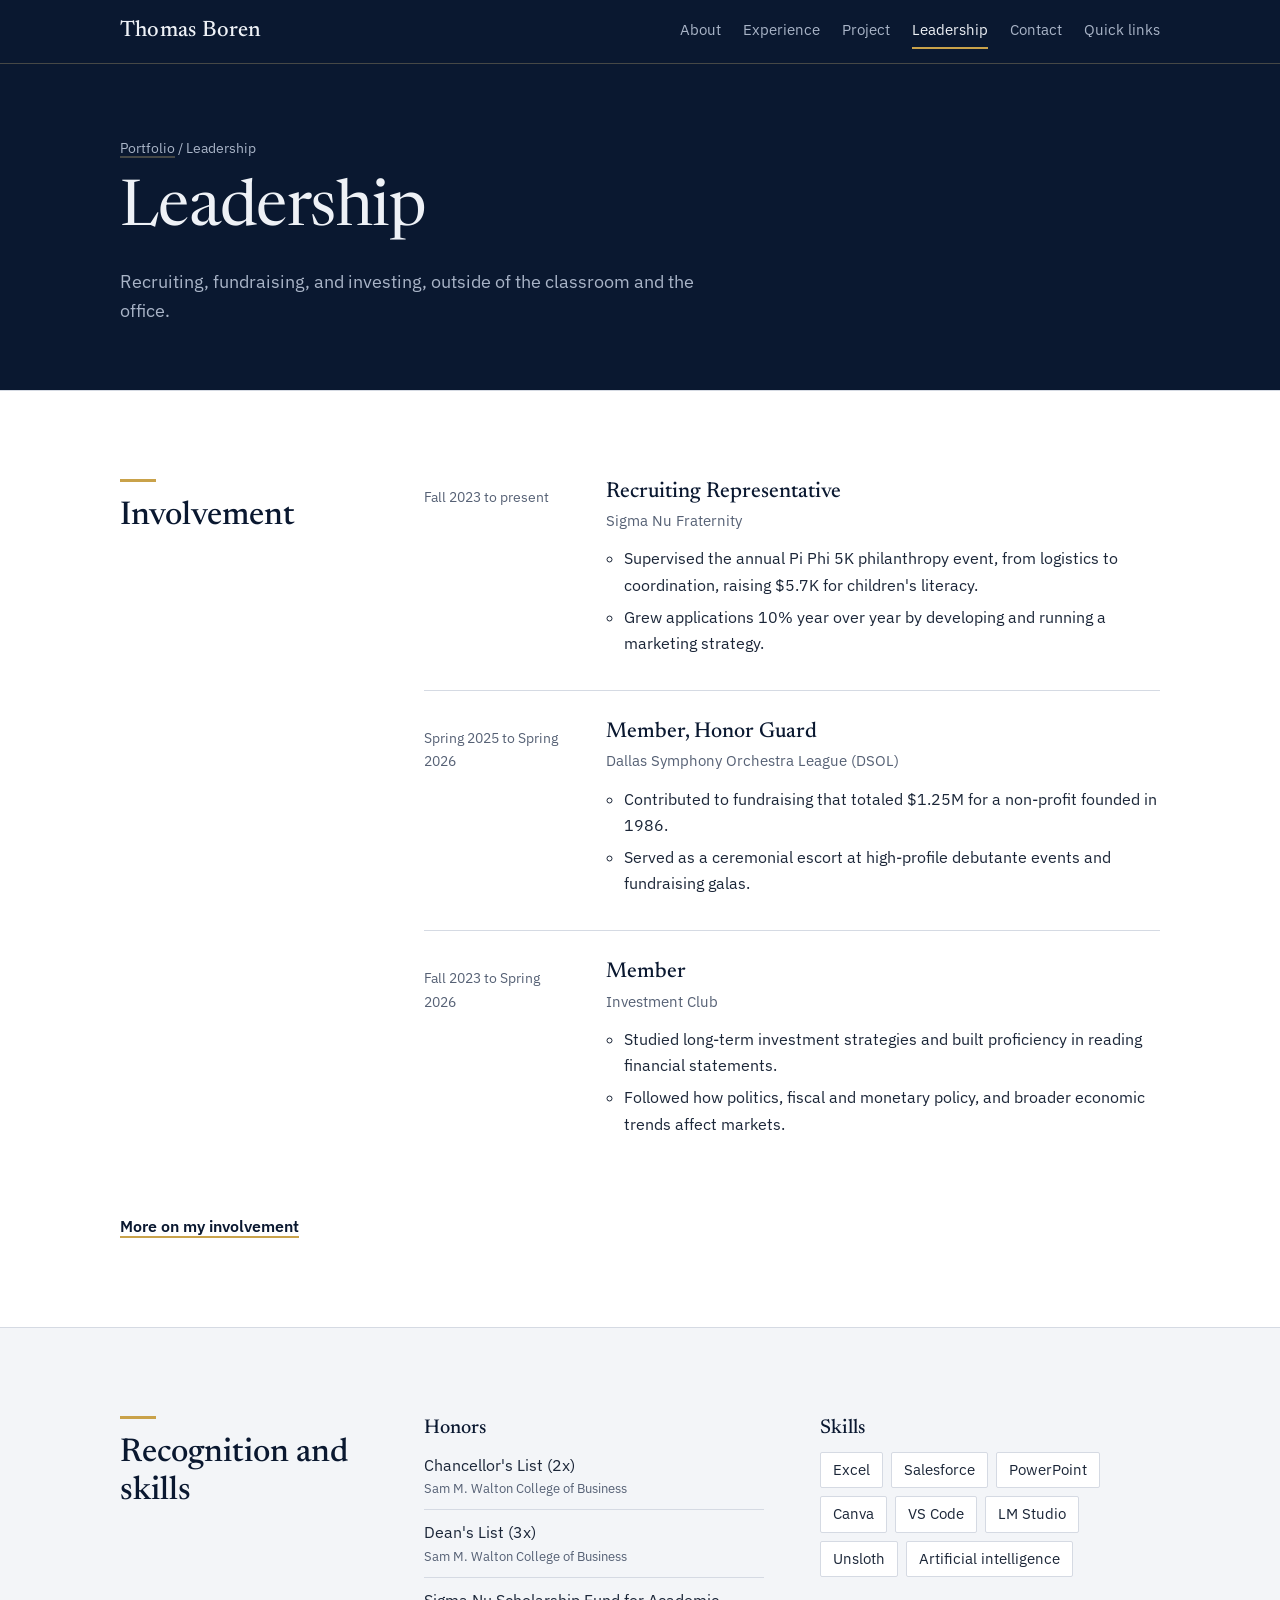
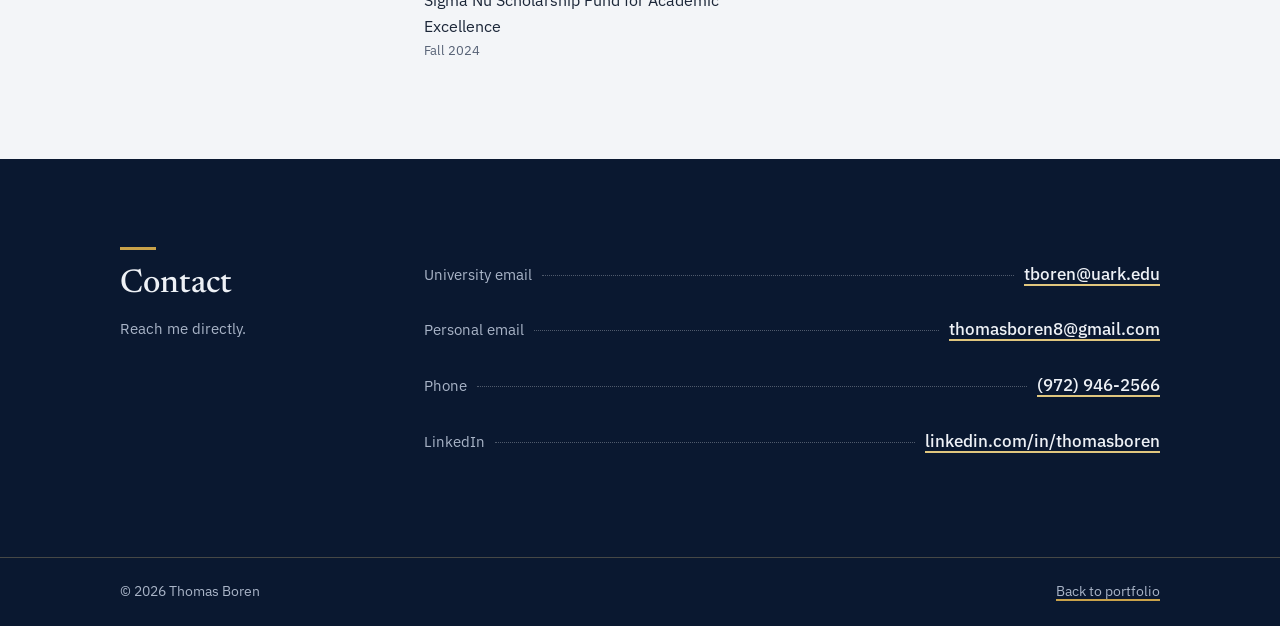
<file: leadership.html>
<!DOCTYPE html>
<html lang="en">
<head>
  <meta charset="utf-8">
  <meta name="viewport" content="width=device-width, initial-scale=1">
  <title>Leadership | Thomas Boren</title>
  <meta name="description" content="Thomas Boren's leadership and involvement: Sigma Nu recruiting, DSOL Honor Guard, Investment Club, plus academic honors and skills.">
  <meta name="author" content="Thomas Boren">
  <meta property="og:type" content="website">
  <meta property="og:title" content="Leadership | Thomas Boren">
  <meta property="og:description" content="Recruiting, fundraising, and investing, plus academic honors and skills.">
  <meta property="og:image" content="https://thomasboren.com/assets/og.png">
  <meta property="og:url" content="https://thomasboren.com/leadership.html">
  <link rel="icon" type="image/svg+xml" href="assets/favicon.svg">
  <link rel="preconnect" href="https://fonts.googleapis.com">
  <link rel="preconnect" href="https://fonts.gstatic.com" crossorigin>
  <link href="https://fonts.googleapis.com/css2?family=IBM+Plex+Sans:wght@400;500;600&family=Newsreader:ital,opsz,wght@0,6..72,400;0,6..72,500;1,6..72,400&display=swap" rel="stylesheet">
  <link rel="stylesheet" href="css/style.css">
</head>
<body>
  <a class="skip" href="#main">Skip to content</a>

  <header class="site-header">
    <div class="wrap">
      <a class="brand" href="index.html">Thomas Boren</a>
      <nav class="nav" aria-label="Primary">
        <a href="about.html">About</a>
        <a href="experience.html">Experience</a>
        <a href="projects/ai-implementation.html">Project</a>
        <a href="leadership.html" aria-current="page">Leadership</a>
        <a href="contact.html">Contact</a>
        <a href="links.html">Quick links</a>
      </nav>
    </div>
  </header>

  <main id="main">
    <section class="page-hero">
      <div class="wrap">
        <p class="crumb"><a href="index.html">Portfolio</a> / Leadership</p>
        <h1>Leadership</h1>
        <p class="intro">Recruiting, fundraising, and investing, outside of the classroom and the office.</p>
      </div>
    </section>

    <section class="section white" id="leadership">
      <div class="wrap split">
        <header>
          <h2>Involvement</h2>
        </header>
        <ol class="ledger">
          <li class="entry">
            <div class="when">Fall 2023 to present</div>
            <div>
              <h3>Recruiting Representative</h3>
              <p class="org">Sigma Nu Fraternity</p>
              <ul>
                <li>Supervised the annual Pi Phi 5K philanthropy event, from logistics to coordination, raising $5.7K for children's literacy.</li>
                <li>Grew applications 10% year over year by developing and running a marketing strategy.</li>
              </ul>
            </div>
          </li>
          <li class="entry">
            <div class="when">Spring 2025 to Spring 2026</div>
            <div>
              <h3>Member, Honor Guard</h3>
              <p class="org">Dallas Symphony Orchestra League (DSOL)</p>
              <ul>
                <li>Contributed to fundraising that totaled $1.25M for a non-profit founded in 1986.</li>
                <li>Served as a ceremonial escort at high-profile debutante events and fundraising galas.</li>
              </ul>
            </div>
          </li>
          <li class="entry">
            <div class="when">Fall 2023 to Spring 2026</div>
            <div>
              <h3>Member</h3>
              <p class="org">Investment Club</p>
              <ul>
                <li>Studied long-term investment strategies and built proficiency in reading financial statements.</li>
                <li>Followed how politics, fiscal and monetary policy, and broader economic trends affect markets.</li>
              </ul>
            </div>
          </li>
        </ol>
        <a class="more" href="about.html#involvement">More on my involvement</a>
      </div>
    </section>

    <section class="section" id="recognition">
      <div class="wrap split">
        <header>
          <h2>Recognition and skills</h2>
        </header>
        <div class="cols">
          <div>
            <h3>Honors</h3>
            <ul class="plain">
              <li>Chancellor's List (2x)<small>Sam M. Walton College of Business</small></li>
              <li>Dean's List (3x)<small>Sam M. Walton College of Business</small></li>
              <li>Sigma Nu Scholarship Fund for Academic Excellence<small>Fall 2024</small></li>
            </ul>
          </div>
          <div>
            <h3>Skills</h3>
            <ul class="tags">
              <li>Excel</li>
              <li>Salesforce</li>
              <li>PowerPoint</li>
              <li>Canva</li>
              <li>VS Code</li>
              <li>LM Studio</li>
              <li>Unsloth</li>
              <li>Artificial intelligence</li>
            </ul>
          </div>
        </div>
      </div>
    </section>

    <section class="contact" id="contact">
      <div class="wrap split">
        <header>
          <h2>Contact</h2>
          <p>Reach me directly.</p>
        </header>
        <ul class="rows">
          <li class="row"><span class="k">University email</span><span class="lead"></span><span class="v"><a href="mailto:tboren@uark.edu">tboren@uark.edu</a></span></li>
          <li class="row"><span class="k">Personal email</span><span class="lead"></span><span class="v"><a href="mailto:thomasboren8@gmail.com">thomasboren8@gmail.com</a></span></li>
          <li class="row"><span class="k">Phone</span><span class="lead"></span><span class="v"><a href="tel:+19729462566">(972) 946-2566</a></span></li>
          <li class="row"><span class="k">LinkedIn</span><span class="lead"></span><span class="v"><a href="https://www.linkedin.com/in/thomasboren" rel="noopener">linkedin.com/in/thomasboren</a></span></li>
        </ul>
      </div>
    </section>
  </main>

  <footer class="site-footer">
    <div class="wrap">
      <span>&copy; 2026 Thomas Boren</span>
      <span><a href="index.html">Back to portfolio</a></span>
    </div>
  </footer>
</body>
</html>
</file>
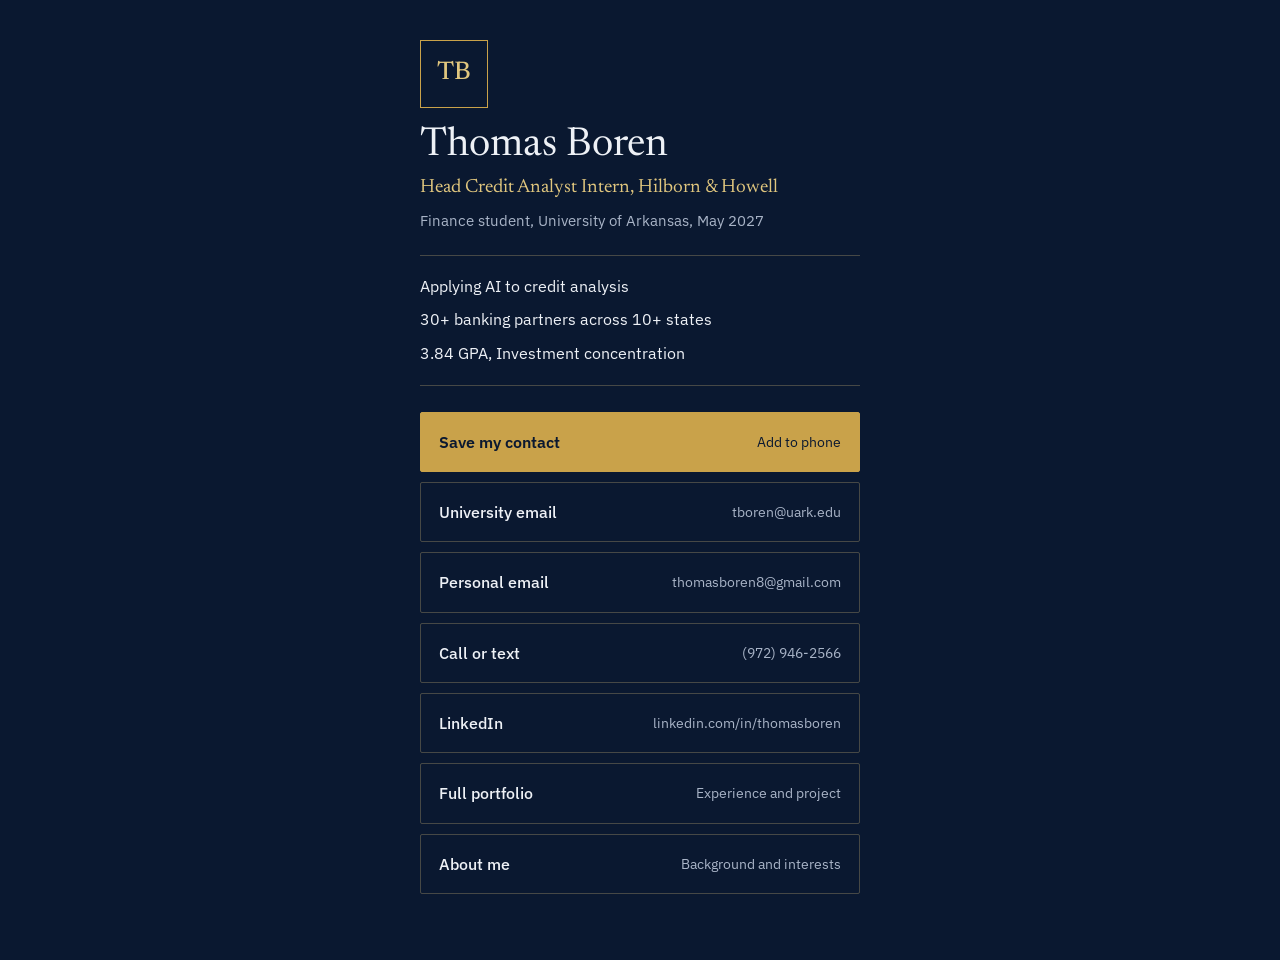
<file: links.html>
<!DOCTYPE html>
<html lang="en">
<head>
  <meta charset="utf-8">
  <meta name="viewport" content="width=device-width, initial-scale=1">
  <title>Thomas Boren | Quick Links</title>
  <meta name="description" content="Contact and quick links for Thomas Boren, University of Arkansas finance student and Head Credit Analyst Intern.">
  <meta name="theme-color" content="#0a1830">
  <link rel="icon" type="image/svg+xml" href="assets/favicon.svg">
  <link rel="preconnect" href="https://fonts.googleapis.com">
  <link rel="preconnect" href="https://fonts.gstatic.com" crossorigin>
  <link href="https://fonts.googleapis.com/css2?family=IBM+Plex+Sans:wght@400;500;600&family=Newsreader:ital,opsz,wght@0,6..72,400;0,6..72,500;1,6..72,400&display=swap" rel="stylesheet">
  <link rel="stylesheet" href="css/style.css">
</head>
<body class="links">
  <main class="card">
    <div class="mono" aria-hidden="true">TB</div>
    <h1>Thomas Boren</h1>
    <p class="role">Head Credit Analyst Intern, Hilborn &amp; Howell</p>
    <p class="school">Finance student, University of Arkansas, May 2027</p>

    <ul class="facts">
      <li>Applying AI to credit analysis</li>
      <li>30+ banking partners across 10+ states</li>
      <li>3.84 GPA, Investment concentration</li>
    </ul>

    <a class="link-btn primary" href="assets/thomas-boren.vcf" download>Save my contact <small>Add to phone</small></a>
    <a class="link-btn" href="mailto:tboren@uark.edu">University email <small>tboren@uark.edu</small></a>
    <a class="link-btn" href="mailto:thomasboren8@gmail.com">Personal email <small>thomasboren8@gmail.com</small></a>
    <a class="link-btn" href="tel:+19729462566">Call or text <small>(972) 946-2566</small></a>
    <a class="link-btn" href="https://www.linkedin.com/in/thomasboren" rel="noopener">LinkedIn <small>linkedin.com/in/thomasboren</small></a>
    <a class="link-btn" href="index.html">Full portfolio <small>Experience and project</small></a>
    <a class="link-btn" href="about.html">About me <small>Background and interests</small></a>
  </main>
</body>
</html>
</file>
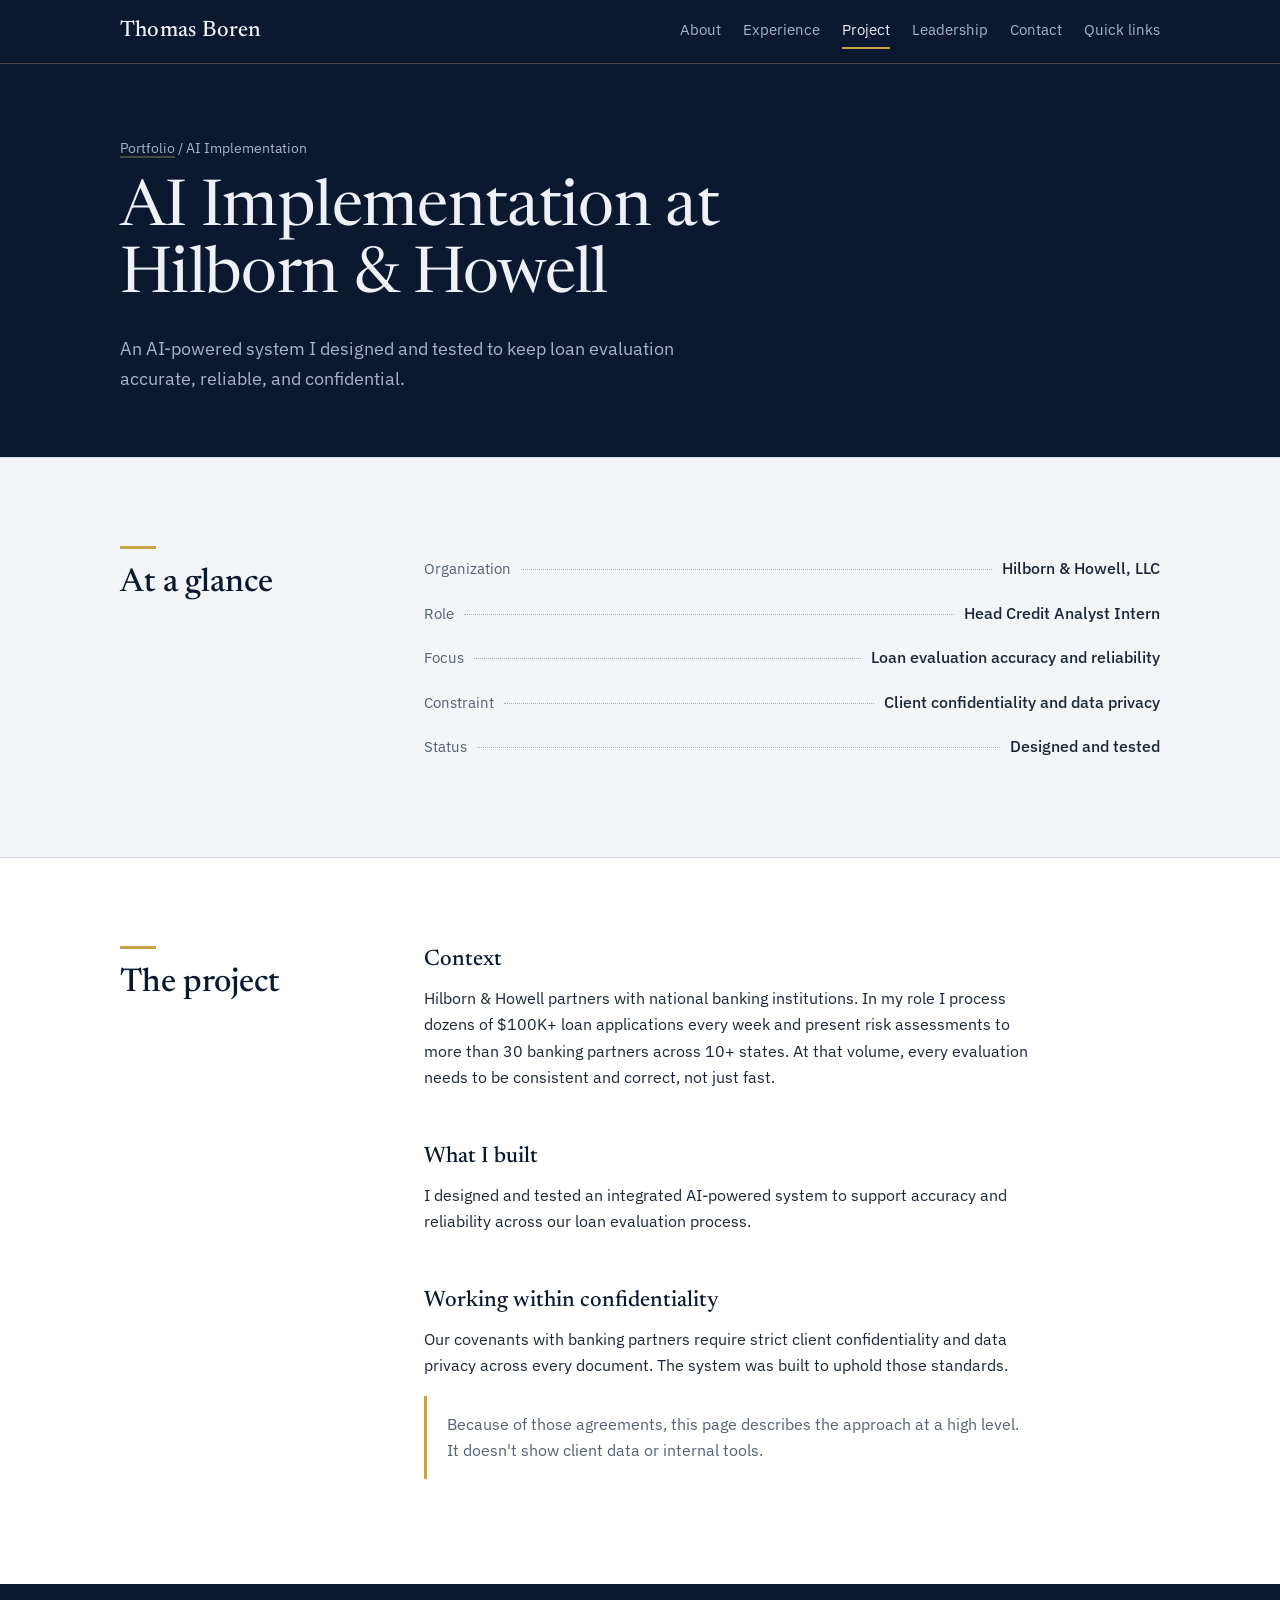
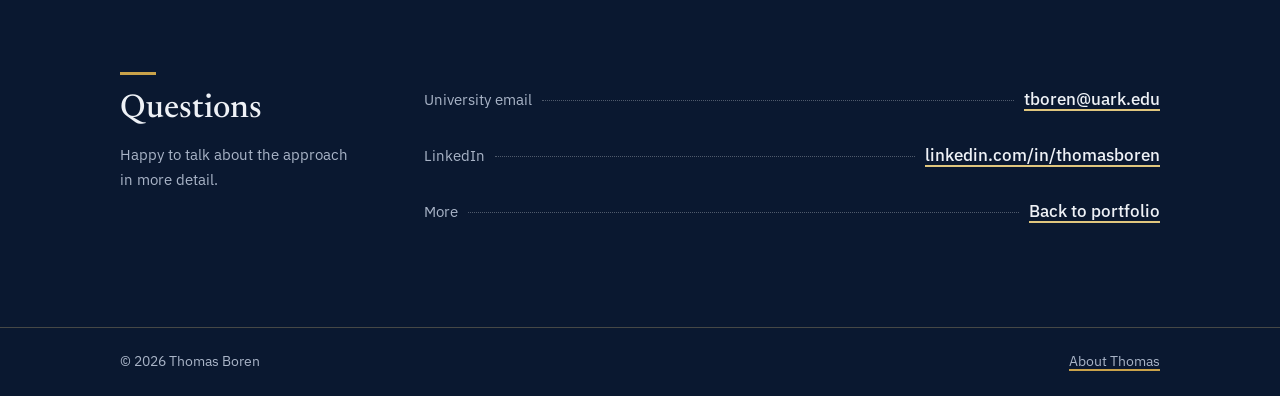
<file: projects/ai-implementation.html>
<!DOCTYPE html>
<html lang="en">
<head>
  <meta charset="utf-8">
  <meta name="viewport" content="width=device-width, initial-scale=1">
  <title>AI Implementation at Hilborn &amp; Howell | Thomas Boren</title>
  <meta name="description" content="Thomas Boren designed and tested an integrated AI-powered system for loan evaluation at Hilborn &amp; Howell, built for accuracy, reliability, and client confidentiality.">
  <meta name="author" content="Thomas Boren">
  <meta property="og:type" content="article">
  <meta property="og:title" content="AI Implementation at Hilborn &amp; Howell | Thomas Boren">
  <meta property="og:description" content="An AI-powered system designed and tested to keep loan evaluation accurate, reliable, and confidential.">
  <meta property="og:image" content="https://thomasboren.com/assets/og.png">
  <meta property="og:url" content="https://thomasboren.com/projects/ai-implementation.html">
  <link rel="icon" type="image/svg+xml" href="../assets/favicon.svg">
  <link rel="preconnect" href="https://fonts.googleapis.com">
  <link rel="preconnect" href="https://fonts.gstatic.com" crossorigin>
  <link href="https://fonts.googleapis.com/css2?family=IBM+Plex+Sans:wght@400;500;600&family=Newsreader:ital,opsz,wght@0,6..72,400;0,6..72,500;1,6..72,400&display=swap" rel="stylesheet">
  <link rel="stylesheet" href="../css/style.css">
</head>
<body>
  <a class="skip" href="#main">Skip to content</a>

  <header class="site-header">
    <div class="wrap">
      <a class="brand" href="../index.html">Thomas Boren</a>
      <nav class="nav" aria-label="Primary">
        <a href="../about.html">About</a>
        <a href="../experience.html">Experience</a>
        <a href="ai-implementation.html" aria-current="page">Project</a>
        <a href="../leadership.html">Leadership</a>
        <a href="../contact.html">Contact</a>
        <a href="../links.html">Quick links</a>
      </nav>
    </div>
  </header>

  <main id="main">
    <section class="page-hero">
      <div class="wrap">
        <p class="crumb"><a href="../index.html">Portfolio</a> / AI Implementation</p>
        <h1>AI Implementation at Hilborn &amp; Howell</h1>
        <p class="intro">An AI-powered system I designed and tested to keep loan evaluation accurate, reliable, and confidential.</p>
      </div>
    </section>

    <section class="section" id="overview">
      <div class="wrap split">
        <header>
          <h2>At a glance</h2>
        </header>
        <ul class="rows">
          <li class="row"><span class="k">Organization</span><span class="lead"></span><span class="v">Hilborn &amp; Howell, LLC</span></li>
          <li class="row"><span class="k">Role</span><span class="lead"></span><span class="v">Head Credit Analyst Intern</span></li>
          <li class="row"><span class="k">Focus</span><span class="lead"></span><span class="v">Loan evaluation accuracy and reliability</span></li>
          <li class="row"><span class="k">Constraint</span><span class="lead"></span><span class="v">Client confidentiality and data privacy</span></li>
          <li class="row"><span class="k">Status</span><span class="lead"></span><span class="v">Designed and tested</span></li>
        </ul>
      </div>
    </section>

    <section class="section white" id="details">
      <div class="wrap split">
        <header>
          <h2>The project</h2>
        </header>
        <div>
          <div class="block prose">
            <h3>Context</h3>
            <p>Hilborn &amp; Howell partners with national banking institutions. In my role I process dozens of $100K+ loan applications every week and present risk assessments to more than 30 banking partners across 10+ states. At that volume, every evaluation needs to be consistent and correct, not just fast.</p>
          </div>
          <div class="block prose">
            <h3>What I built</h3>
            <p>I designed and tested an integrated AI-powered system to support accuracy and reliability across our loan evaluation process.</p>
          </div>
          <div class="block prose">
            <h3>Working within confidentiality</h3>
            <p>Our covenants with banking partners require strict client confidentiality and data privacy across every document. The system was built to uphold those standards.</p>
            <p class="note">Because of those agreements, this page describes the approach at a high level. It doesn't show client data or internal tools.</p>
          </div>
        </div>
      </div>
    </section>

    <section class="contact" id="contact">
      <div class="wrap split">
        <header>
          <h2>Questions</h2>
          <p>Happy to talk about the approach in more detail.</p>
        </header>
        <ul class="rows">
          <li class="row"><span class="k">University email</span><span class="lead"></span><span class="v"><a href="mailto:tboren@uark.edu">tboren@uark.edu</a></span></li>
          <li class="row"><span class="k">LinkedIn</span><span class="lead"></span><span class="v"><a href="https://www.linkedin.com/in/thomasboren" rel="noopener">linkedin.com/in/thomasboren</a></span></li>
          <li class="row"><span class="k">More</span><span class="lead"></span><span class="v"><a href="../index.html">Back to portfolio</a></span></li>
        </ul>
      </div>
    </section>
  </main>

  <footer class="site-footer">
    <div class="wrap">
      <span>&copy; 2026 Thomas Boren</span>
      <span><a href="../about.html">About Thomas</a></span>
    </div>
  </footer>
</body>
</html>
</file>
<file: css/style.css>
/* ==========================================================================
   Thomas Boren — portfolio
   Concept: the page reads like a well-set financial document. Dotted-leader
   "summary sheet" rows, ruled ledger entries, tabular figures, and gold used
   only for rules and emphasis.

   THEME SWITCH: to try the sleeker white look, add class="theme-light" to the
   <body> tag on each page (already supported below). Remove it to go back to navy.
   ========================================================================== */

:root {
  --ink: #0a1830;
  --navy: #0f2447;
  --gold: #c9a24a;
  --gold-hi: #e0c67e;
  --gold-lo: #8f6e22;

  --paper: #f3f5f8;
  --white: #ffffff;
  --text: #1b2638;
  --muted: #566175;
  --rule: #d5dae3;

  --on-dark: #eef1f6;
  --on-dark-muted: #a9b4c7;
  --rule-dark: rgba(224, 198, 126, 0.28);

  /* "Band" = header, hero and contact areas. Theme-switchable. */
  --band-bg: var(--ink);
  --band-text: var(--on-dark);
  --band-muted: var(--on-dark-muted);
  --band-rule: var(--rule-dark);
  --band-accent: var(--gold-hi);
  --btn-bg: var(--gold);
  --btn-text: var(--ink);
  --sheet-bg: rgba(255, 255, 255, 0.04);

  --serif: "Newsreader", "Iowan Old Style", "Palatino Linotype", Georgia, serif;
  --sans: "IBM Plex Sans", "Helvetica Neue", Arial, sans-serif;
}

body.theme-light {
  --band-bg: #ffffff;
  --band-text: var(--ink);
  --band-muted: #4b576b;
  --band-rule: var(--rule);
  --band-accent: var(--gold-lo);
  --btn-bg: var(--ink);
  --btn-text: #ffffff;
  --sheet-bg: var(--paper);
}

*, *::before, *::after { box-sizing: border-box; }

html { scroll-behavior: smooth; scroll-padding-top: 76px; }
@media (prefers-reduced-motion: reduce) { html { scroll-behavior: auto; } }

body {
  margin: 0;
  background: var(--paper);
  color: var(--text);
  font: 400 1rem/1.65 var(--sans);
  font-variant-numeric: tabular-nums;
  -webkit-font-smoothing: antialiased;
}

img { max-width: 100%; }

a {
  color: inherit;
  text-decoration-color: var(--gold);
  text-decoration-thickness: 2px;
  text-underline-offset: 0.22em;
}
a:hover { text-decoration-color: var(--gold-lo); }

:focus-visible { outline: 3px solid var(--gold); outline-offset: 3px; }

.wrap {
  max-width: 1120px;
  margin: 0 auto;
  padding: 0 clamp(20px, 4vw, 40px);
}

.skip {
  position: absolute;
  left: -999px;
  top: 8px;
  background: #fff;
  color: var(--ink);
  padding: 8px 14px;
  z-index: 100;
}
.skip:focus { left: 12px; }

/* ---------- Header ---------- */
.site-header {
  position: sticky;
  top: 0;
  z-index: 20;
  background: var(--band-bg);
  color: var(--band-text);
  border-bottom: 1px solid var(--band-rule);
}
.site-header .wrap {
  display: flex;
  flex-wrap: wrap;
  align-items: center;
  justify-content: space-between;
  gap: 6px 28px;
  padding-top: 14px;
  padding-bottom: 14px;
}
.brand {
  font: 500 1.4rem/1 var(--serif);
  text-decoration: none;
  letter-spacing: 0.01em;
}
.nav { display: flex; flex-wrap: wrap; gap: 4px 22px; font-size: 0.93rem; }
.nav a {
  text-decoration: none;
  padding: 4px 0;
  color: var(--band-muted);
  border-bottom: 2px solid transparent;
}
.nav a:hover,
.nav a[aria-current="page"] { color: var(--band-text); border-bottom-color: var(--gold); }
@media (max-width: 640px) { .site-header { position: static; } }

/* ---------- Hero (home) ---------- */
.hero {
  background: var(--band-bg);
  color: var(--band-text);
  padding: clamp(48px, 9vw, 112px) 0 clamp(48px, 8vw, 96px);
}
.hero .wrap {
  display: grid;
  grid-template-columns: minmax(0, 1.1fr) minmax(0, 1fr);
  gap: clamp(32px, 6vw, 80px);
  align-items: center;
}
.hero h1 {
  font: 400 clamp(3.1rem, 7vw, 5.5rem) / 0.98 var(--serif);
  letter-spacing: -0.015em;
  margin: 0 0 0.3em;
}
.tagline {
  font: 400 clamp(1.3rem, 2.4vw, 1.75rem) / 1.3 var(--serif);
  color: var(--band-accent);
  margin: 0 0 1em;
  max-width: 24ch;
}
.lede { color: var(--band-muted); font-size: 1.08rem; max-width: 52ch; margin: 0; }

.actions { display: flex; flex-wrap: wrap; gap: 12px; margin-top: 30px; }
.btn {
  display: inline-block;
  padding: 12px 22px;
  border: 1px solid var(--btn-bg);
  background: var(--btn-bg);
  color: var(--btn-text);
  font-weight: 600;
  font-size: 0.95rem;
  text-decoration: none;
  border-radius: 2px;
}
.btn:hover { filter: brightness(1.08); }
.btn.ghost { background: transparent; color: var(--band-text); border-color: var(--band-rule); }
.btn.ghost:hover { border-color: var(--gold); filter: none; }

/* ---------- Summary sheet (dotted-leader rows) ---------- */
.sheet {
  border: 1px solid var(--band-rule);
  background: var(--sheet-bg);
  padding: clamp(20px, 3vw, 32px);
}
.sheet h2 {
  font: 500 1.2rem/1.2 var(--serif);
  margin: 0 0 10px;
  color: var(--band-accent);
}
.rows { list-style: none; margin: 0; padding: 0; --k: var(--muted); }
.sheet .rows, .contact .rows { --k: var(--band-muted); }
.row { display: flex; align-items: baseline; gap: 10px; padding: 9px 0; }
.row .k { flex: none; color: var(--k); font-size: 0.93rem; }
.row .lead {
  flex: 1;
  min-width: 14px;
  border-bottom: 1px dotted currentColor;
  opacity: 0.35;
  transform: translateY(-4px);
}
.row .v { flex: none; max-width: 62%; text-align: right; font-weight: 500; }

/* ---------- Sections ---------- */
.section { padding: clamp(48px, 7vw, 88px) 0; border-top: 1px solid var(--rule); }
.section.white { background: var(--white); }
.hero + .section { border-top: 0; }

.split {
  display: grid;
  grid-template-columns: minmax(0, 240px) minmax(0, 1fr);
  gap: clamp(24px, 5vw, 64px);
}
.split > header::before {
  content: "";
  display: block;
  width: 36px;
  height: 3px;
  background: var(--gold);
  margin-bottom: 16px;
}
.split > header h2 {
  font: 500 clamp(1.65rem, 2.6vw, 2.05rem) / 1.15 var(--serif);
  margin: 0 0 0.4em;
  color: var(--ink);
}
.split > header p { margin: 0; color: var(--muted); font-size: 0.95rem; max-width: 26ch; }

.prose p { margin: 0 0 1.1em; max-width: 62ch; }
.prose.serif p { font: 400 1.2rem/1.75 var(--serif); max-width: 60ch; }

.more {
  display: inline-block;
  margin-top: 6px;
  font-weight: 600;
  color: var(--ink);
}

/* Ledger entries (experience, leadership) */
.ledger { list-style: none; margin: 0; padding: 0; }
.entry {
  display: grid;
  grid-template-columns: 150px minmax(0, 1fr);
  gap: 6px 32px;
  padding: 28px 0;
  border-top: 1px solid var(--rule);
}
.entry:first-child { border-top: 0; padding-top: 0; }
.entry:last-child { padding-bottom: 0; }
.entry .when { color: var(--muted); font-size: 0.9rem; padding-top: 0.45em; }
.entry h3 { font: 500 1.35rem/1.25 var(--serif); margin: 0; color: var(--ink); }
.entry .org { margin: 0.15em 0 0.8em; color: var(--muted); font-size: 0.95rem; }
.entry ul { margin: 0; padding-left: 1.1em; }
.entry li { margin: 0.35em 0; max-width: 64ch; }

/* Project block */
.project {
  background: var(--white);
  border: 1px solid var(--rule);
  border-top: 3px solid var(--gold);
  padding: clamp(22px, 3.5vw, 40px);
}
.project h3 { font: 500 1.6rem/1.2 var(--serif); margin: 0 0 0.5em; color: var(--ink); }
.project > p { max-width: 60ch; margin: 0 0 1.2em; }
.project .rows { margin-bottom: 18px; border-top: 1px solid var(--rule); padding-top: 8px; }

/* Two columns (honors / skills) */
.cols { display: grid; grid-template-columns: 1fr 1fr; gap: clamp(28px, 5vw, 56px); }
.cols h3 { font: 500 1.25rem/1.2 var(--serif); margin: 0 0 12px; color: var(--ink); }
.plain { list-style: none; margin: 0; padding: 0; }
.plain li { padding: 9px 0; border-top: 1px solid var(--rule); }
.plain li:first-child { border-top: 0; padding-top: 0; }
.plain small { display: block; color: var(--muted); }
.tags { list-style: none; margin: 0; padding: 0; display: flex; flex-wrap: wrap; gap: 8px; }
.tags li {
  border: 1px solid var(--rule);
  background: var(--white);
  padding: 5px 12px;
  font-size: 0.92rem;
  border-radius: 2px;
}

/* ---------- Contact band ---------- */
.contact {
  background: var(--band-bg);
  color: var(--band-text);
  padding: clamp(48px, 7vw, 88px) 0;
}
.contact .split > header h2 { color: var(--band-text); }
.contact .split > header p { color: var(--band-muted); }
.contact .row { padding: 14px 0; font-size: 1.05rem; }
.contact .row .lead { opacity: 0.3; }
.contact a { text-decoration-color: var(--band-accent); }

.site-footer {
  background: var(--band-bg);
  color: var(--band-muted);
  border-top: 1px solid var(--band-rule);
  padding: 22px 0;
  font-size: 0.88rem;
}
.site-footer .wrap { display: flex; flex-wrap: wrap; justify-content: space-between; gap: 6px 24px; }

/* ---------- Sub-page hero (About / Project) ---------- */
.page-hero {
  background: var(--band-bg);
  color: var(--band-text);
  padding: clamp(36px, 6vw, 72px) 0 clamp(36px, 6vw, 64px);
}
.crumb { font-size: 0.9rem; color: var(--band-muted); margin: 0 0 18px; }
.crumb a { text-decoration-color: var(--band-rule); }
.page-hero h1 {
  font: 400 clamp(2.4rem, 5.4vw, 4rem) / 1.05 var(--serif);
  letter-spacing: -0.01em;
  margin: 0 0 0.35em;
  max-width: 20ch;
}
.page-hero p.intro { color: var(--band-muted); font-size: 1.12rem; max-width: 56ch; margin: 0; }

.note {
  border-left: 3px solid var(--gold);
  background: var(--white);
  padding: 16px 20px;
  max-width: 62ch;
  font-size: 0.97rem;
  color: var(--muted);
}
.block + .block { margin-top: clamp(32px, 5vw, 52px); }
.block h3 { font: 500 1.4rem/1.25 var(--serif); margin: 0 0 0.5em; color: var(--ink); }

/* ---------- Links page (mobile-first) ---------- */
body.links { background: var(--ink); color: var(--on-dark); min-height: 100vh; }
.card { max-width: 480px; margin: 0 auto; padding: 40px 20px 56px; }
.mono {
  width: 68px;
  height: 68px;
  border: 1px solid var(--gold);
  display: grid;
  place-items: center;
  font: 500 1.6rem/1 var(--serif);
  color: var(--gold-hi);
  margin-bottom: 18px;
}
.card h1 { font: 400 2.5rem/1 var(--serif); margin: 0 0 6px; }
.card .role { color: var(--gold-hi); margin: 0 0 4px; font-family: var(--serif); font-size: 1.2rem; }
.card .school { color: var(--on-dark-muted); margin: 0 0 22px; font-size: 0.95rem; }
.facts { list-style: none; margin: 0 0 26px; padding: 14px 0; border-top: 1px solid var(--rule-dark); border-bottom: 1px solid var(--rule-dark); }
.facts li { padding: 4px 0; font-size: 0.97rem; }
.link-btn {
  display: flex;
  justify-content: space-between;
  align-items: center;
  gap: 16px;
  padding: 16px 18px;
  margin: 0 0 10px;
  border: 1px solid var(--rule-dark);
  color: var(--on-dark);
  text-decoration: none;
  font-weight: 500;
  border-radius: 2px;
  min-height: 56px;
}
.link-btn small { color: var(--on-dark-muted); font-weight: 400; font-size: 0.85rem; text-align: right; overflow-wrap: anywhere; }
.link-btn:hover { border-color: var(--gold); }
.link-btn.primary { background: var(--gold); border-color: var(--gold); color: var(--ink); font-weight: 600; }
.link-btn.primary small { color: var(--ink); }

/* ---------- Responsive ---------- */
@media (max-width: 860px) {
  .hero .wrap { grid-template-columns: 1fr; }
  .split { grid-template-columns: 1fr; }
  .split > header p { max-width: none; }
  .cols { grid-template-columns: 1fr; }
}
@media (max-width: 560px) {
  .entry { grid-template-columns: 1fr; gap: 2px; }
  .entry .when { padding-top: 0; }
  .row .v { max-width: 66%; }
}
</file>
